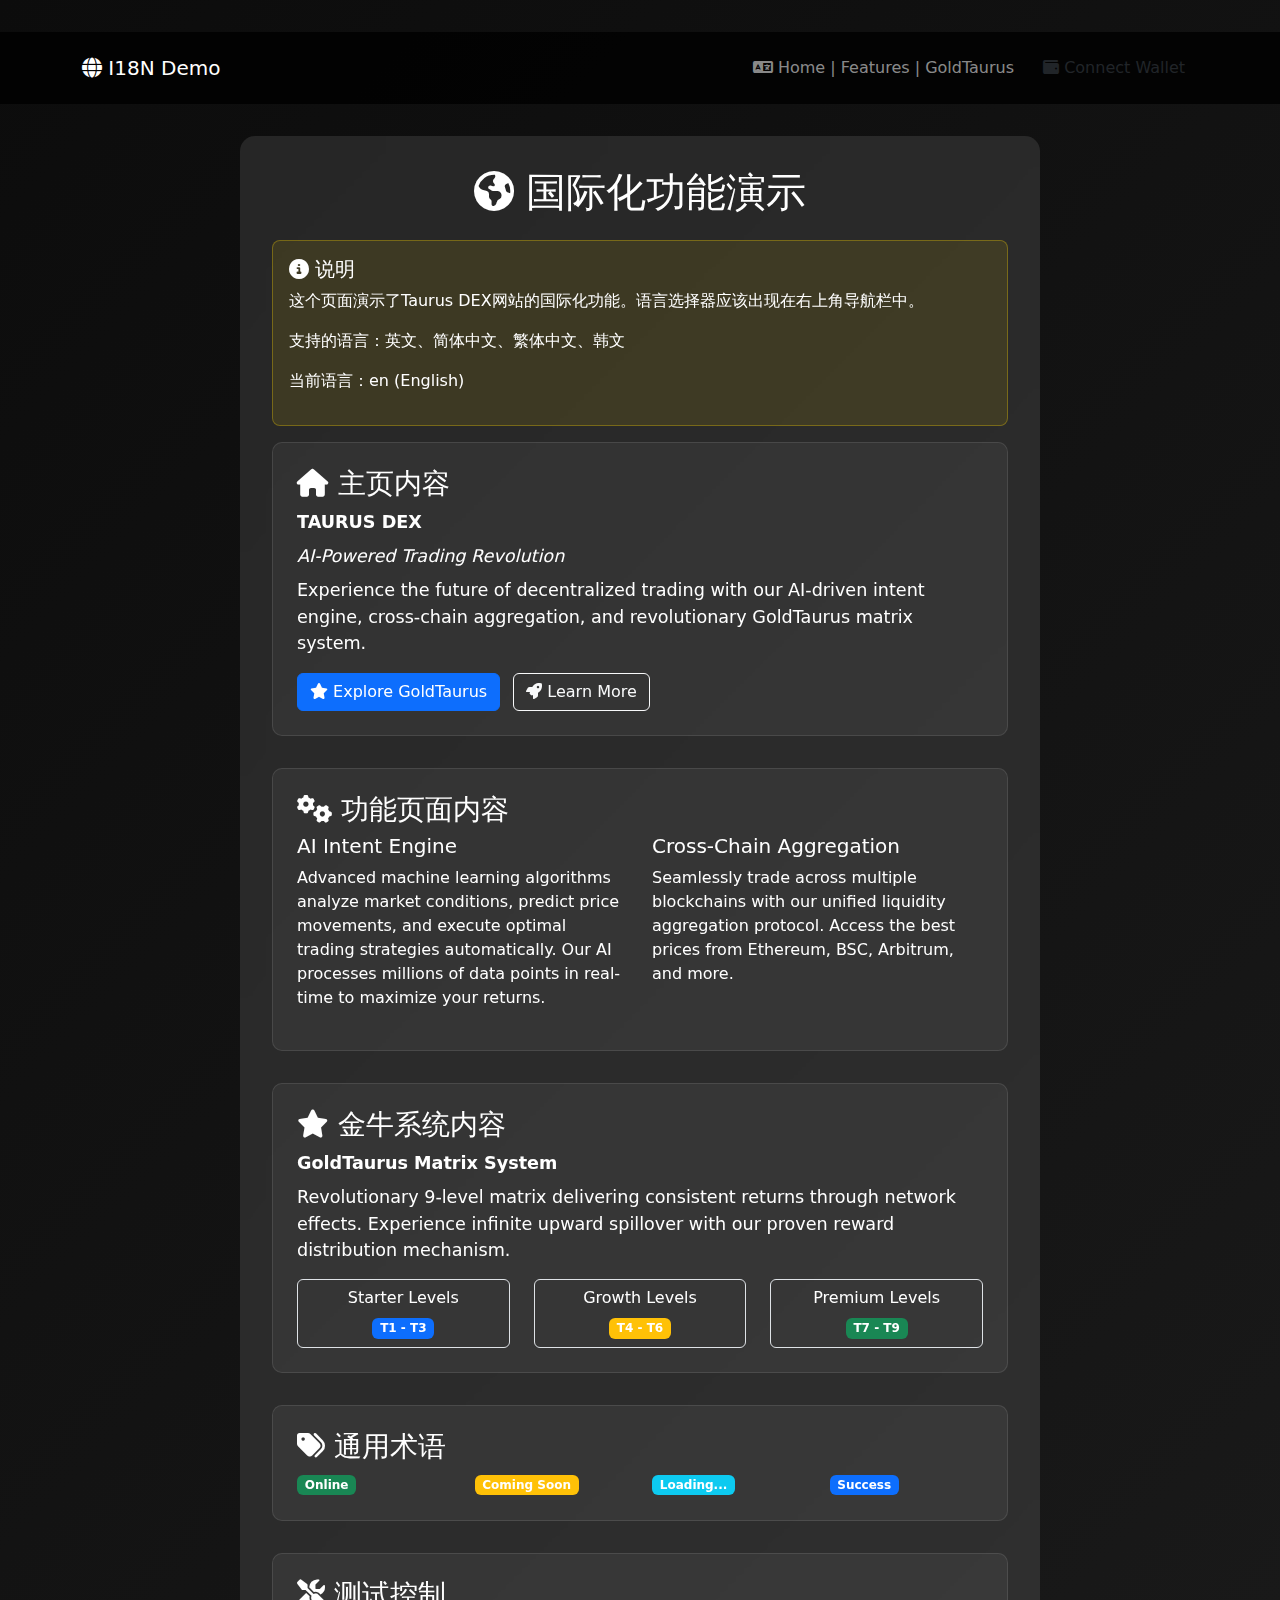
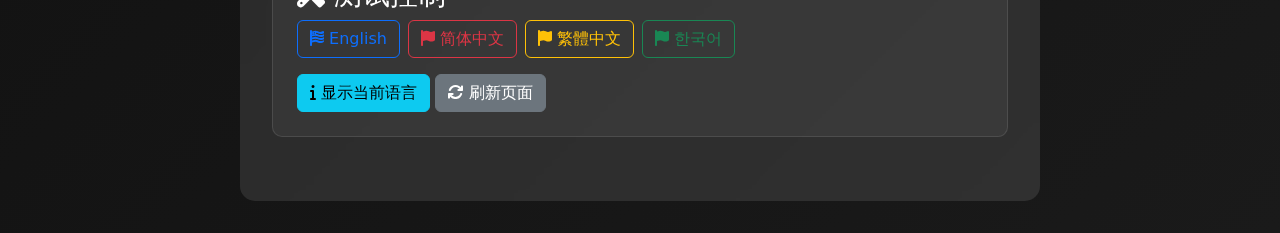
<file: demo-i18n.html>
<!DOCTYPE html>
<html lang="en">
<head>
    <meta charset="UTF-8">
    <meta name="viewport" content="width=device-width, initial-scale=1.0">
    <title>I18N Demo - Taurus DEX</title>
    <meta name="title-key" content="hero.title">
    
    <!-- Bootstrap CSS -->
    <link href="https://cdn.jsdelivr.net/npm/bootstrap@5.3.0/dist/css/bootstrap.min.css" rel="stylesheet">
    <!-- Font Awesome -->
    <link href="https://cdnjs.cloudflare.com/ajax/libs/font-awesome/6.4.0/css/all.min.css" rel="stylesheet">
    <!-- Custom CSS -->
    <link href="assets/css/i18n.css" rel="stylesheet">
    
    <style>
        body {
            background: linear-gradient(135deg, #0c0c0c 0%, #1a1a1a 100%);
            color: #fff;
            min-height: 100vh;
            padding: 2rem 0;
        }
        
        .demo-container {
            max-width: 800px;
            margin: 0 auto;
            padding: 2rem;
            background: rgba(255, 255, 255, 0.1);
            border-radius: 15px;
            backdrop-filter: blur(10px);
        }
        
        .demo-section {
            margin-bottom: 2rem;
            padding: 1.5rem;
            background: rgba(255, 255, 255, 0.05);
            border-radius: 10px;
            border: 1px solid rgba(255, 255, 255, 0.1);
        }
        
        .navbar {
            background: rgba(0, 0, 0, 0.8);
            padding: 1rem 0;
            margin-bottom: 2rem;
        }
        
        .test-text {
            font-size: 1.1rem;
            margin: 0.5rem 0;
        }
        
        .language-info {
            background: rgba(255, 215, 0, 0.1);
            border: 1px solid rgba(255, 215, 0, 0.3);
            border-radius: 8px;
            padding: 1rem;
            margin: 1rem 0;
        }
    </style>
</head>
<body>
    <!-- Navigation -->
    <nav class="navbar navbar-expand-lg navbar-dark">
        <div class="container">
            <a class="navbar-brand" href="#">
                <i class="fas fa-globe"></i>
                <span>I18N Demo</span>
            </a>
            
            <div class="navbar-nav ms-auto">
                <span class="navbar-text me-3">
                    <i class="fas fa-language"></i>
                    <span data-i18n="nav.home">Home</span> | 
                    <span data-i18n="nav.features">Features</span> | 
                    <span data-i18n="nav.goldtaurus">GoldTaurus</span>
                </span>
                <button class="btn btn-wallet">
                    <i class="fas fa-wallet"></i> <span data-i18n="nav.connect_wallet">Connect Wallet</span>
                </button>
            </div>
        </div>
    </nav>

    <div class="container">
        <div class="demo-container">
            <h1 class="text-center mb-4">
                <i class="fas fa-globe-americas"></i> 国际化功能演示
            </h1>
            
            <div class="language-info">
                <h5><i class="fas fa-info-circle"></i> 说明</h5>
                <p>这个页面演示了Taurus DEX网站的国际化功能。语言选择器应该出现在右上角导航栏中。</p>
                <p>支持的语言：英文、简体中文、繁体中文、韩文</p>
                <p>当前语言：<span id="currentLang">-</span></p>
            </div>
            
            <!-- Hero Section Demo -->
            <div class="demo-section">
                <h3><i class="fas fa-home"></i> 主页内容</h3>
                <div class="test-text">
                    <strong data-i18n="hero.title">TAURUS DEX</strong>
                </div>
                <div class="test-text">
                    <em data-i18n="hero.subtitle">AI-Powered Trading Revolution</em>
                </div>
                <div class="test-text" data-i18n="hero.description">
                    Experience the future of decentralized trading with our AI-driven intent engine, cross-chain aggregation, and revolutionary GoldTaurus matrix system.
                </div>
                <div class="mt-3">
                    <button class="btn btn-primary me-2">
                        <i class="fas fa-star"></i> <span data-i18n="hero.btn_explore">Explore GoldTaurus</span>
                    </button>
                    <button class="btn btn-outline-light">
                        <i class="fas fa-rocket"></i> <span data-i18n="hero.btn_learn">Learn More</span>
                    </button>
                </div>
            </div>
            
            <!-- Features Demo -->
            <div class="demo-section">
                <h3><i class="fas fa-cogs"></i> 功能页面内容</h3>
                <div class="row">
                    <div class="col-md-6">
                        <h5 data-i18n="features.ai.title">AI Intent Engine</h5>
                        <p data-i18n="features.ai.description">Advanced machine learning algorithms analyze market conditions, predict price movements, and execute optimal trading strategies automatically.</p>
                    </div>
                    <div class="col-md-6">
                        <h5 data-i18n="features.crosschain.title">Cross-Chain Aggregation</h5>
                        <p data-i18n="features.crosschain.description">Seamlessly trade across multiple blockchains with our unified liquidity aggregation protocol.</p>
                    </div>
                </div>
            </div>
            
            <!-- GoldTaurus Demo -->
            <div class="demo-section">
                <h3><i class="fas fa-star"></i> 金牛系统内容</h3>
                <div class="test-text">
                    <strong data-i18n="goldtaurus.hero.title">GoldTaurus Matrix System</strong>
                </div>
                <div class="test-text" data-i18n="goldtaurus.hero.description">
                    Revolutionary 9-level matrix delivering consistent returns through network effects.
                </div>
                <div class="row mt-3">
                    <div class="col-md-4">
                        <div class="text-center p-2 border rounded">
                            <h6 data-i18n="goldtaurus.starter.title">Starter Levels</h6>
                            <span class="badge bg-primary" data-i18n="goldtaurus.starter.group">T1 - T3</span>
                        </div>
                    </div>
                    <div class="col-md-4">
                        <div class="text-center p-2 border rounded">
                            <h6 data-i18n="goldtaurus.growth.title">Growth Levels</h6>
                            <span class="badge bg-warning" data-i18n="goldtaurus.growth.group">T4 - T6</span>
                        </div>
                    </div>
                    <div class="col-md-4">
                        <div class="text-center p-2 border rounded">
                            <h6 data-i18n="goldtaurus.premium.title">Premium Levels</h6>
                            <span class="badge bg-success" data-i18n="goldtaurus.premium.group">T7 - T9</span>
                        </div>
                    </div>
                </div>
            </div>
            
            <!-- Common Terms Demo -->
            <div class="demo-section">
                <h3><i class="fas fa-tags"></i> 通用术语</h3>
                <div class="row">
                    <div class="col-md-3">
                        <span class="badge bg-success" data-i18n="common.online">Online</span>
                    </div>
                    <div class="col-md-3">
                        <span class="badge bg-warning" data-i18n="common.coming_soon">Coming Soon</span>
                    </div>
                    <div class="col-md-3">
                        <span class="badge bg-info" data-i18n="common.loading">Loading...</span>
                    </div>
                    <div class="col-md-3">
                        <span class="badge bg-primary" data-i18n="common.success">Success</span>
                    </div>
                </div>
            </div>
            
            <!-- Test Controls -->
            <div class="demo-section">
                <h3><i class="fas fa-tools"></i> 测试控制</h3>
                <div class="d-flex gap-2 flex-wrap">
                    <button class="btn btn-outline-primary" onclick="testLanguage('en')">
                        <i class="fas fa-flag-usa"></i> English
                    </button>
                    <button class="btn btn-outline-danger" onclick="testLanguage('zh-cn')">
                        <i class="fas fa-flag"></i> 简体中文
                    </button>
                    <button class="btn btn-outline-warning" onclick="testLanguage('zh-tw')">
                        <i class="fas fa-flag"></i> 繁體中文
                    </button>
                    <button class="btn btn-outline-success" onclick="testLanguage('ko')">
                        <i class="fas fa-flag"></i> 한국어
                    </button>
                </div>
                <div class="mt-3">
                    <button class="btn btn-info" onclick="showCurrentLanguage()">
                        <i class="fas fa-info"></i> 显示当前语言
                    </button>
                    <button class="btn btn-secondary" onclick="location.reload()">
                        <i class="fas fa-refresh"></i> 刷新页面
                    </button>
                </div>
            </div>
        </div>
    </div>

    <!-- Bootstrap JS -->
    <script src="https://cdn.jsdelivr.net/npm/bootstrap@5.3.0/dist/js/bootstrap.bundle.min.js"></script>
    <!-- I18N JS -->
    <script src="assets/js/i18n.js"></script>
    
    <script>
        // 测试函数
        function testLanguage(lang) {
            if (window.I18N) {
                window.I18N.setLanguage(lang);
                showCurrentLanguage();
            } else {
                alert('I18N system not loaded!');
            }
        }
        
        function showCurrentLanguage() {
            if (window.I18N) {
                const current = window.I18N.getCurrentLanguage();
                const name = window.I18N.supportedLanguages[current];
                document.getElementById('currentLang').textContent = `${current} (${name})`;
                alert(`当前语言: ${current} (${name})`);
            }
        }
        
        // 页面加载完成后显示当前语言
        document.addEventListener('DOMContentLoaded', () => {
            setTimeout(() => {
                showCurrentLanguage();
            }, 500);
        });
    </script>
</body>
</html>
</file>
<file: assets/css/i18n.css>
/* 国际化语言选择器样式 */
.language-selector {
    position: relative;
}

.language-selector .dropdown-toggle {
    border: 1px solid rgba(255, 255, 255, 0.3);
    background: rgba(255, 255, 255, 0.1);
    color: #fff;
    font-size: 0.9rem;
    padding: 0.375rem 0.75rem;
    transition: all 0.3s ease;
}

.language-selector .dropdown-toggle:hover {
    background: rgba(255, 255, 255, 0.2);
    border-color: rgba(255, 255, 255, 0.5);
    color: #fff;
}

.language-selector .dropdown-toggle:focus {
    box-shadow: 0 0 0 0.2rem rgba(255, 255, 255, 0.25);
    color: #fff;
}

.language-selector .dropdown-toggle::after {
    margin-left: 0.5rem;
}

.language-selector .language-text {
    margin-left: 0.25rem;
    font-size: 0.85rem;
}

.language-selector .dropdown-menu {
    background: rgba(0, 0, 0, 0.9);
    border: 1px solid rgba(255, 255, 255, 0.2);
    backdrop-filter: blur(10px);
    box-shadow: 0 10px 30px rgba(0, 0, 0, 0.3);
    min-width: 150px;
}

.language-selector .dropdown-item {
    color: #fff;
    padding: 0.5rem 1rem;
    font-size: 0.9rem;
    transition: all 0.3s ease;
}

.language-selector .dropdown-item:hover {
    background: rgba(255, 255, 255, 0.1);
    color: #ffd700;
}

.language-selector .dropdown-item.active {
    background: linear-gradient(135deg, #ffd700, #ffed4e);
    color: #000;
    font-weight: 600;
}

.language-selector .dropdown-item.active:hover {
    background: linear-gradient(135deg, #ffed4e, #ffd700);
    color: #000;
}

/* 响应式设计 */
@media (max-width: 768px) {
    .language-selector .language-text {
        display: inline;
        font-size: 0.9rem;
    }
    
    .language-selector .dropdown-toggle {
        padding: 0.5rem 1rem;
        font-size: 0.9rem;
        width: 100%;
        text-align: left;
        margin-bottom: 0.5rem;
        border-radius: 6px;
        justify-content: flex-start;
        display: flex;
        align-items: center;
    }
    
    .language-selector .dropdown-toggle .fas {
        margin-right: 0.5rem;
    }
    
    .language-selector .dropdown-toggle::after {
        margin-left: auto;
    }
    
    .language-selector {
        width: 100%;
        margin-bottom: 0.5rem;
        margin-right: 0 !important;
    }
    
    .language-selector .dropdown-menu {
        width: 100%;
        position: static !important;
        transform: none !important;
        margin-top: 0;
        box-shadow: none;
        border: none;
        background: rgba(255, 255, 255, 0.05);
        border-radius: 6px;
    }
    
    .language-selector .dropdown-item {
        padding: 0.75rem 1rem;
        font-size: 0.9rem;
    }
}

/* RTL语言支持 */
[dir="rtl"] .language-selector .dropdown-toggle::after {
    margin-left: 0;
    margin-right: 0.5rem;
}

[dir="rtl"] .language-selector .language-text {
    margin-left: 0;
    margin-right: 0.25rem;
}

/* 语言切换动画 */
.language-fade-enter {
    opacity: 0;
    transform: translateY(-10px);
}

.language-fade-enter-active {
    opacity: 1;
    transform: translateY(0);
    transition: opacity 0.3s ease, transform 0.3s ease;
}

.language-fade-exit {
    opacity: 1;
    transform: translateY(0);
}

.language-fade-exit-active {
    opacity: 0;
    transform: translateY(10px);
    transition: opacity 0.3s ease, transform 0.3s ease;
}

/* 加载状态 */
.language-loading {
    position: relative;
}

.language-loading::after {
    content: '';
    position: absolute;
    top: 50%;
    left: 50%;
    width: 16px;
    height: 16px;
    margin: -8px 0 0 -8px;
    border: 2px solid rgba(255, 255, 255, 0.3);
    border-radius: 50%;
    border-top-color: #ffd700;
    animation: language-spinner 0.8s linear infinite;
}

@keyframes language-spinner {
    to {
        transform: rotate(360deg);
    }
}
</file>
